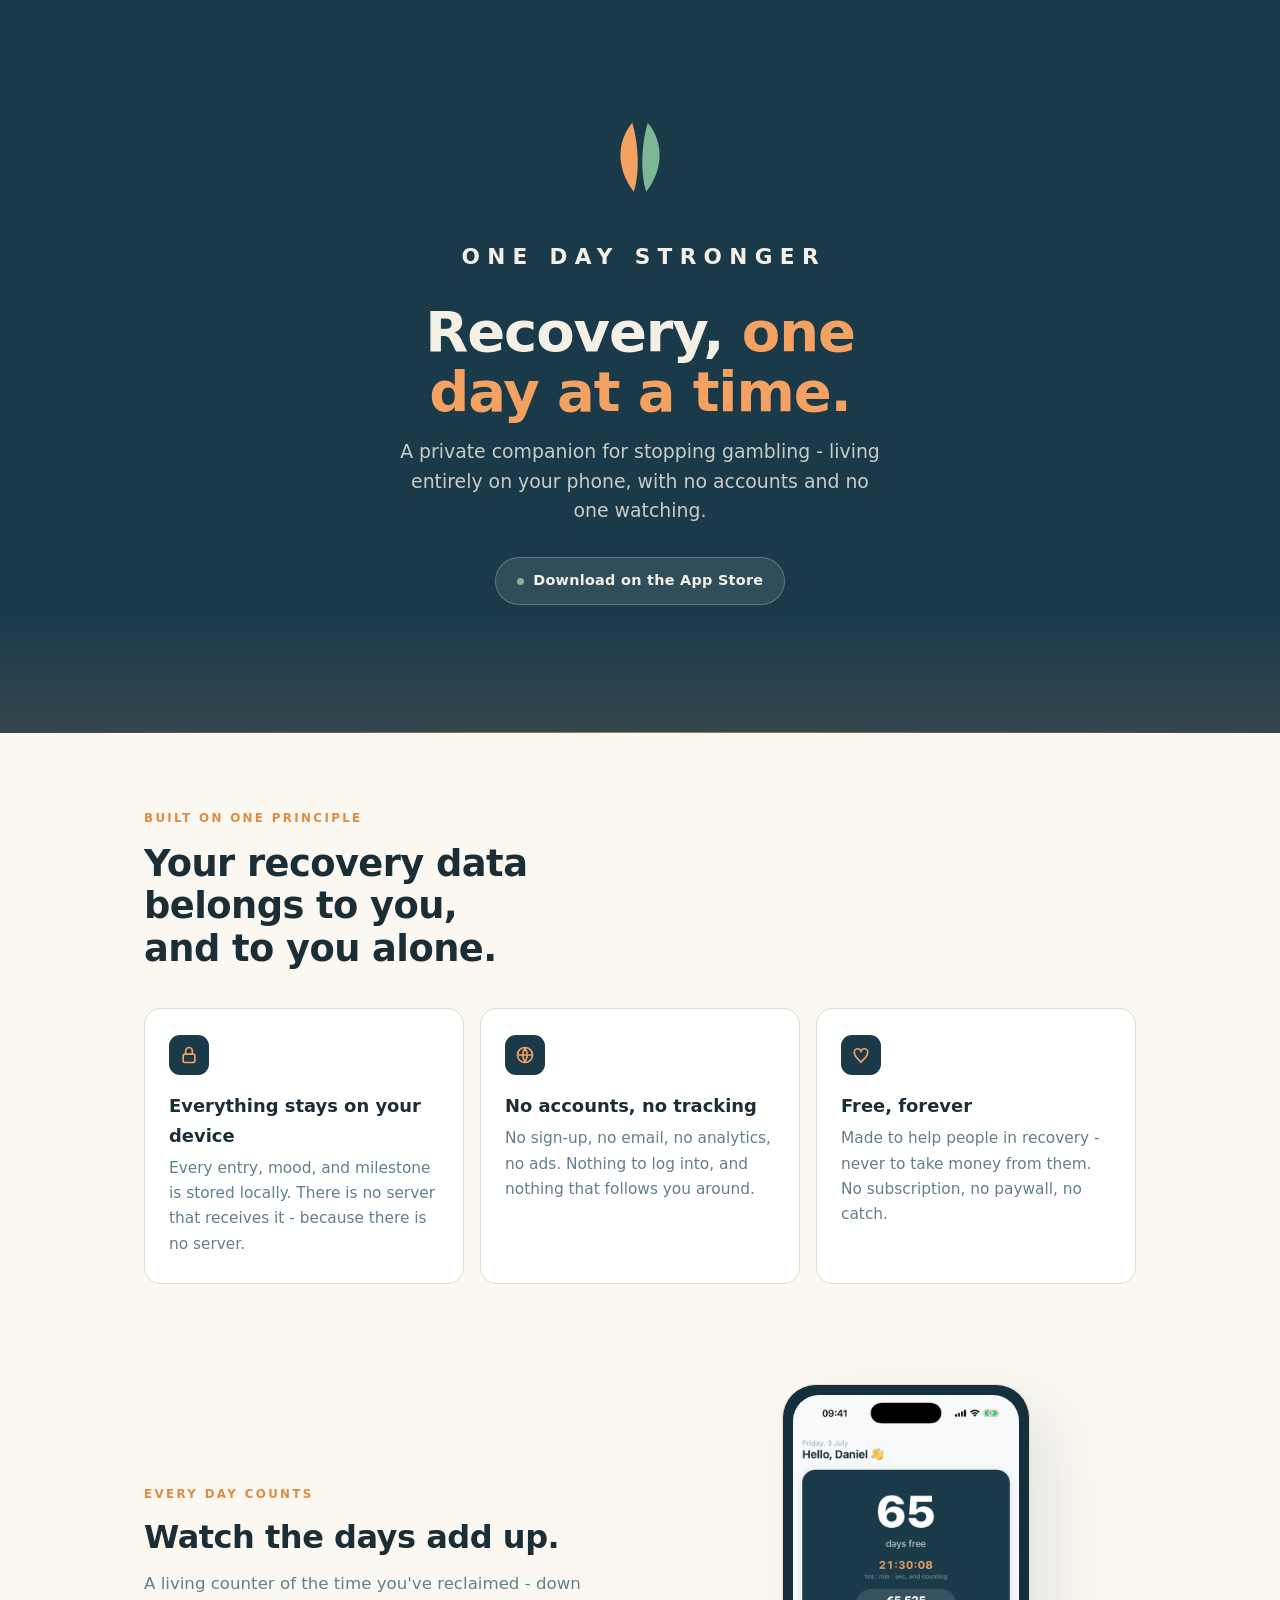
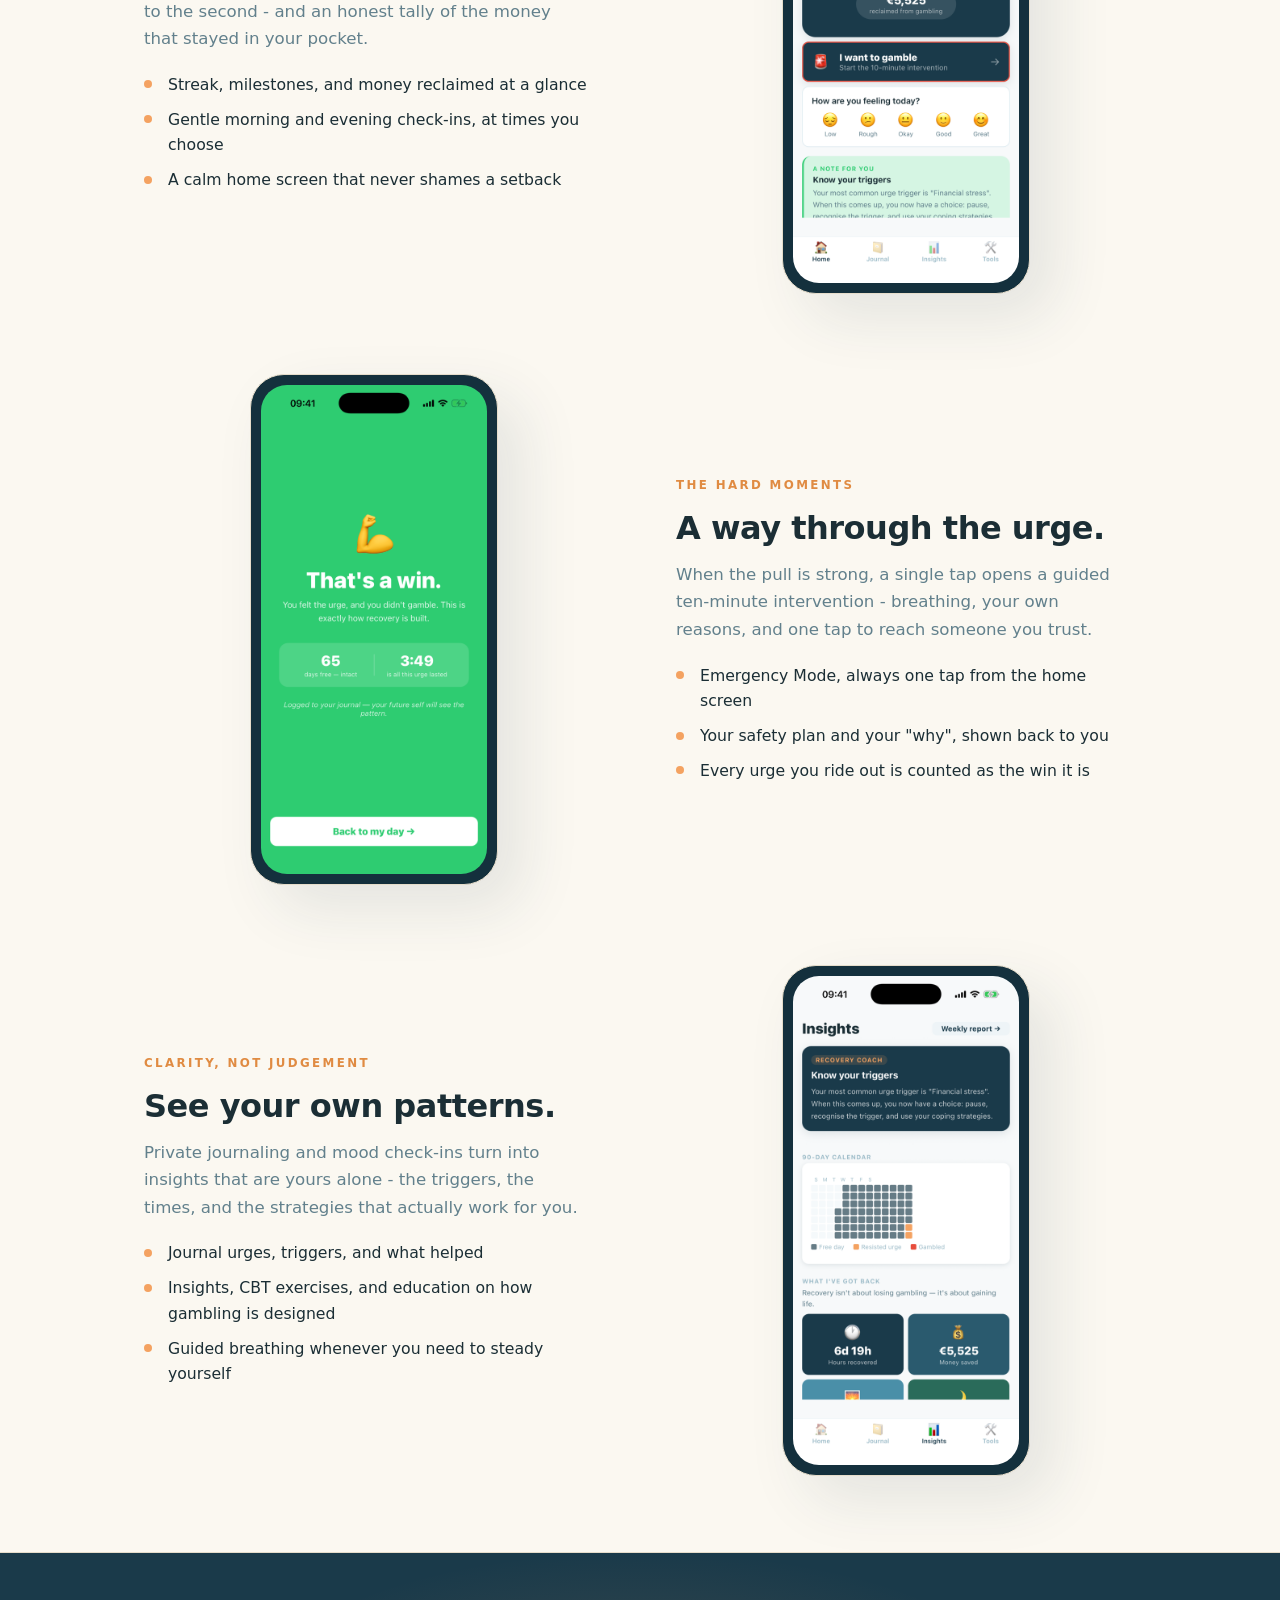
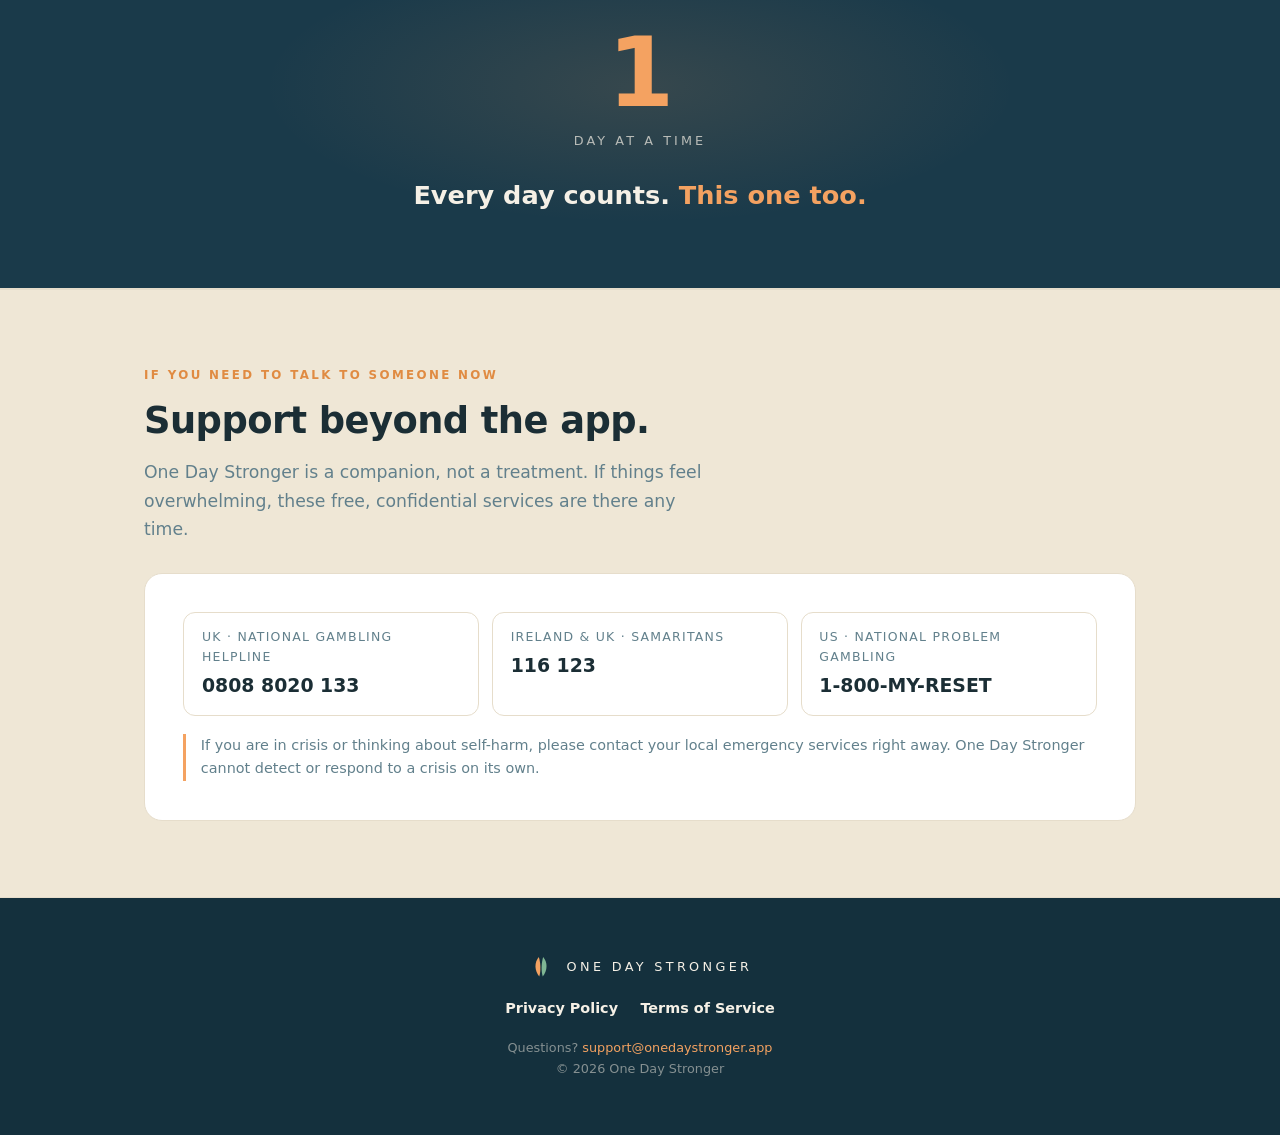
<file: index.html>
<!DOCTYPE html>
<html lang="en">
<head>
<meta charset="utf-8">
<meta name="viewport" content="width=device-width, initial-scale=1">
<title>One Day Stronger - a private companion for gambling recovery</title>
<meta name="description" content="A private, on-device iOS app for recovery from gambling. No accounts, no tracking, free forever. Everything stays on your phone.">
<link rel="stylesheet" href="style.css">
</head>
<body class="landing">

<!-- HERO -->
<header class="hero">
  <svg class="mark" width="92" height="92" viewBox="0 0 120 120" aria-hidden="true">
    <path d="M52 104 C 30 76, 28 40, 50 14 C 58 42, 60 78, 52 104 Z" fill="#F4A261"/>
    <path d="M68 104 C 60 78, 62 42, 70 14 C 92 40, 90 76, 68 104 Z" fill="#7FB694"/>
  </svg>
  <div class="wm">One Day Stronger</div>
  <h1>Recovery, <em>one day at a time.</em></h1>
  <p class="sub">A private companion for stopping gambling - living entirely on your phone, with no accounts and no one watching.</p>
  <a class="cta" href="https://apps.apple.com/app/id6788428609"><span class="dot"></span>Download on the App&nbsp;Store</a>
</header>

<!-- PROMISE -->
<section class="section">
  <div class="eyebrow">Built on one principle</div>
  <h2>Your recovery data belongs to you, and to you alone.</h2>
  <div class="promise">
    <div class="pcard">
      <div class="ic">
        <svg width="20" height="20" viewBox="0 0 24 24" fill="none" stroke="#F4A261" stroke-width="2" stroke-linecap="round" stroke-linejoin="round"><rect x="5" y="11" width="14" height="10" rx="2"/><path d="M8 11V7a4 4 0 0 1 8 0v4"/></svg>
      </div>
      <h3>Everything stays on your device</h3>
      <p>Every entry, mood, and milestone is stored locally. There is no server that receives it - because there is no server.</p>
    </div>
    <div class="pcard">
      <div class="ic">
        <svg width="20" height="20" viewBox="0 0 24 24" fill="none" stroke="#F4A261" stroke-width="2" stroke-linecap="round" stroke-linejoin="round"><circle cx="12" cy="12" r="9"/><path d="M4 12h16M12 4a14 14 0 0 1 0 16M12 4a14 14 0 0 0 0 16"/></svg>
      </div>
      <h3>No accounts, no tracking</h3>
      <p>No sign-up, no email, no analytics, no ads. Nothing to log into, and nothing that follows you around.</p>
    </div>
    <div class="pcard">
      <div class="ic">
        <svg width="20" height="20" viewBox="0 0 24 24" fill="none" stroke="#F4A261" stroke-width="2" stroke-linecap="round" stroke-linejoin="round"><path d="M12 21C10 17 4 15 4 9a4 4 0 0 1 8-1 4 4 0 0 1 8 1c0 6-6 8-8 12Z"/></svg>
      </div>
      <h3>Free, forever</h3>
      <p>Made to help people in recovery - never to take money from them. No subscription, no paywall, no catch.</p>
    </div>
  </div>
</section>

<!-- FEATURES -->
<section class="section features">
  <div class="feature">
    <div class="fcopy">
      <div class="eyebrow">Every day counts</div>
      <h2>Watch the days add up.</h2>
      <p>A living counter of the time you've reclaimed - down to the second - and an honest tally of the money that stayed in your pocket.</p>
      <ul>
        <li>Streak, milestones, and money reclaimed at a glance</li>
        <li>Gentle morning and evening check-ins, at times you choose</li>
        <li>A calm home screen that never shames a setback</li>
      </ul>
    </div>
    <div class="fshot"><div class="phone"><img src="img/01_01_home_dashboard.png" alt="One Day Stronger home screen showing days free and money reclaimed" loading="lazy"></div></div>
  </div>

  <div class="feature flip">
    <div class="fcopy">
      <div class="eyebrow">The hard moments</div>
      <h2>A way through the urge.</h2>
      <p>When the pull is strong, a single tap opens a guided ten-minute intervention - breathing, your own reasons, and one tap to reach someone you trust.</p>
      <ul>
        <li>Emergency Mode, always one tap from the home screen</li>
        <li>Your safety plan and your "why", shown back to you</li>
        <li>Every urge you ride out is counted as the win it is</li>
      </ul>
    </div>
    <div class="fshot"><div class="phone"><img src="img/02_04_thats_a_win.png" alt="A screen celebrating an urge resisted as a win" loading="lazy"></div></div>
  </div>

  <div class="feature">
    <div class="fcopy">
      <div class="eyebrow">Clarity, not judgement</div>
      <h2>See your own patterns.</h2>
      <p>Private journaling and mood check-ins turn into insights that are yours alone - the triggers, the times, and the strategies that actually work for you.</p>
      <ul>
        <li>Journal urges, triggers, and what helped</li>
        <li>Insights, CBT exercises, and education on how gambling is designed</li>
        <li>Guided breathing whenever you need to steady yourself</li>
      </ul>
    </div>
    <div class="fshot"><div class="phone"><img src="img/05_05_insights.png" alt="An insights screen showing recovery patterns" loading="lazy"></div></div>
  </div>
</section>

<!-- COUNTER MOTIF -->
<section class="counter">
  <div class="inner">
    <div class="big">1</div>
    <div class="lbl">Day at a time</div>
    <p class="say">Every day counts. <em>This one too.</em></p>
  </div>
</section>

<!-- SUPPORT -->
<section class="band support">
  <div class="section">
    <div class="eyebrow">If you need to talk to someone now</div>
    <h2>Support beyond the app.</h2>
    <p class="lede">One Day Stronger is a companion, not a treatment. If things feel overwhelming, these free, confidential services are there any time.</p>
    <div class="support-card">
      <div class="help-row">
        <div class="help"><div class="name">UK · National Gambling Helpline</div><div class="num">0808 8020 133</div></div>
        <div class="help"><div class="name">Ireland &amp; UK · Samaritans</div><div class="num">116 123</div></div>
        <div class="help"><div class="name">US · National Problem Gambling</div><div class="num">1-800-MY-RESET</div></div>
      </div>
      <p class="disclaimer">If you are in crisis or thinking about self-harm, please contact your local emergency services right away. One Day Stronger cannot detect or respond to a crisis on its own.</p>
    </div>
  </div>
</section>

<!-- FOOTER -->
<footer class="site-footer">
  <div class="fmark">
    <svg class="mark" width="26" height="26" viewBox="0 0 120 120" aria-hidden="true">
      <path d="M52 104 C 30 76, 28 40, 50 14 C 58 42, 60 78, 52 104 Z" fill="#F4A261"/>
      <path d="M68 104 C 60 78, 62 42, 70 14 C 92 40, 90 76, 68 104 Z" fill="#7FB694"/>
    </svg>
    <span class="fwm">One Day Stronger</span>
  </div>
  <nav>
    <a href="privacy.html">Privacy Policy</a>
    <a href="terms.html">Terms of Service</a>
  </nav>
  <p class="fine">Questions? <a class="mail" href="mailto:support@onedaystronger.app">support@onedaystronger.app</a></p>
  <p class="fine">© 2026 One Day Stronger</p>
</footer>

</body>
</html>
</file>
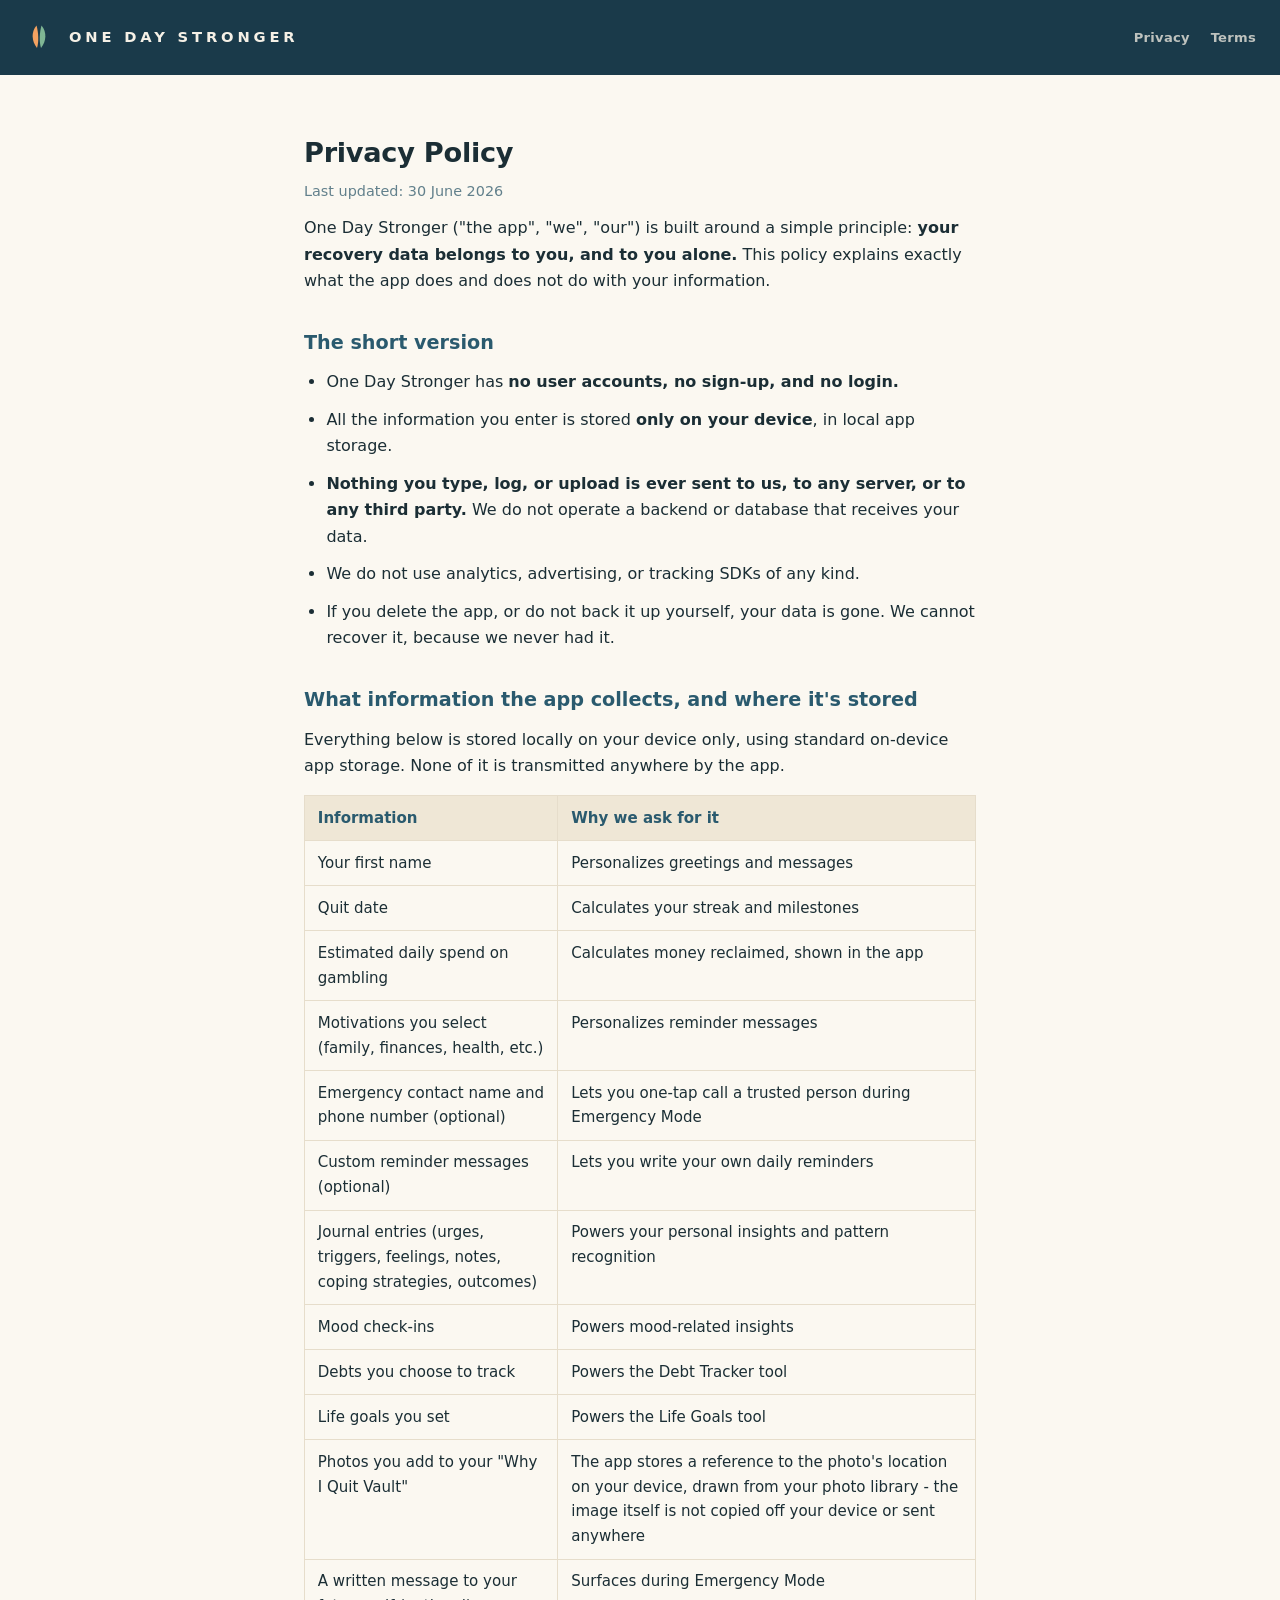
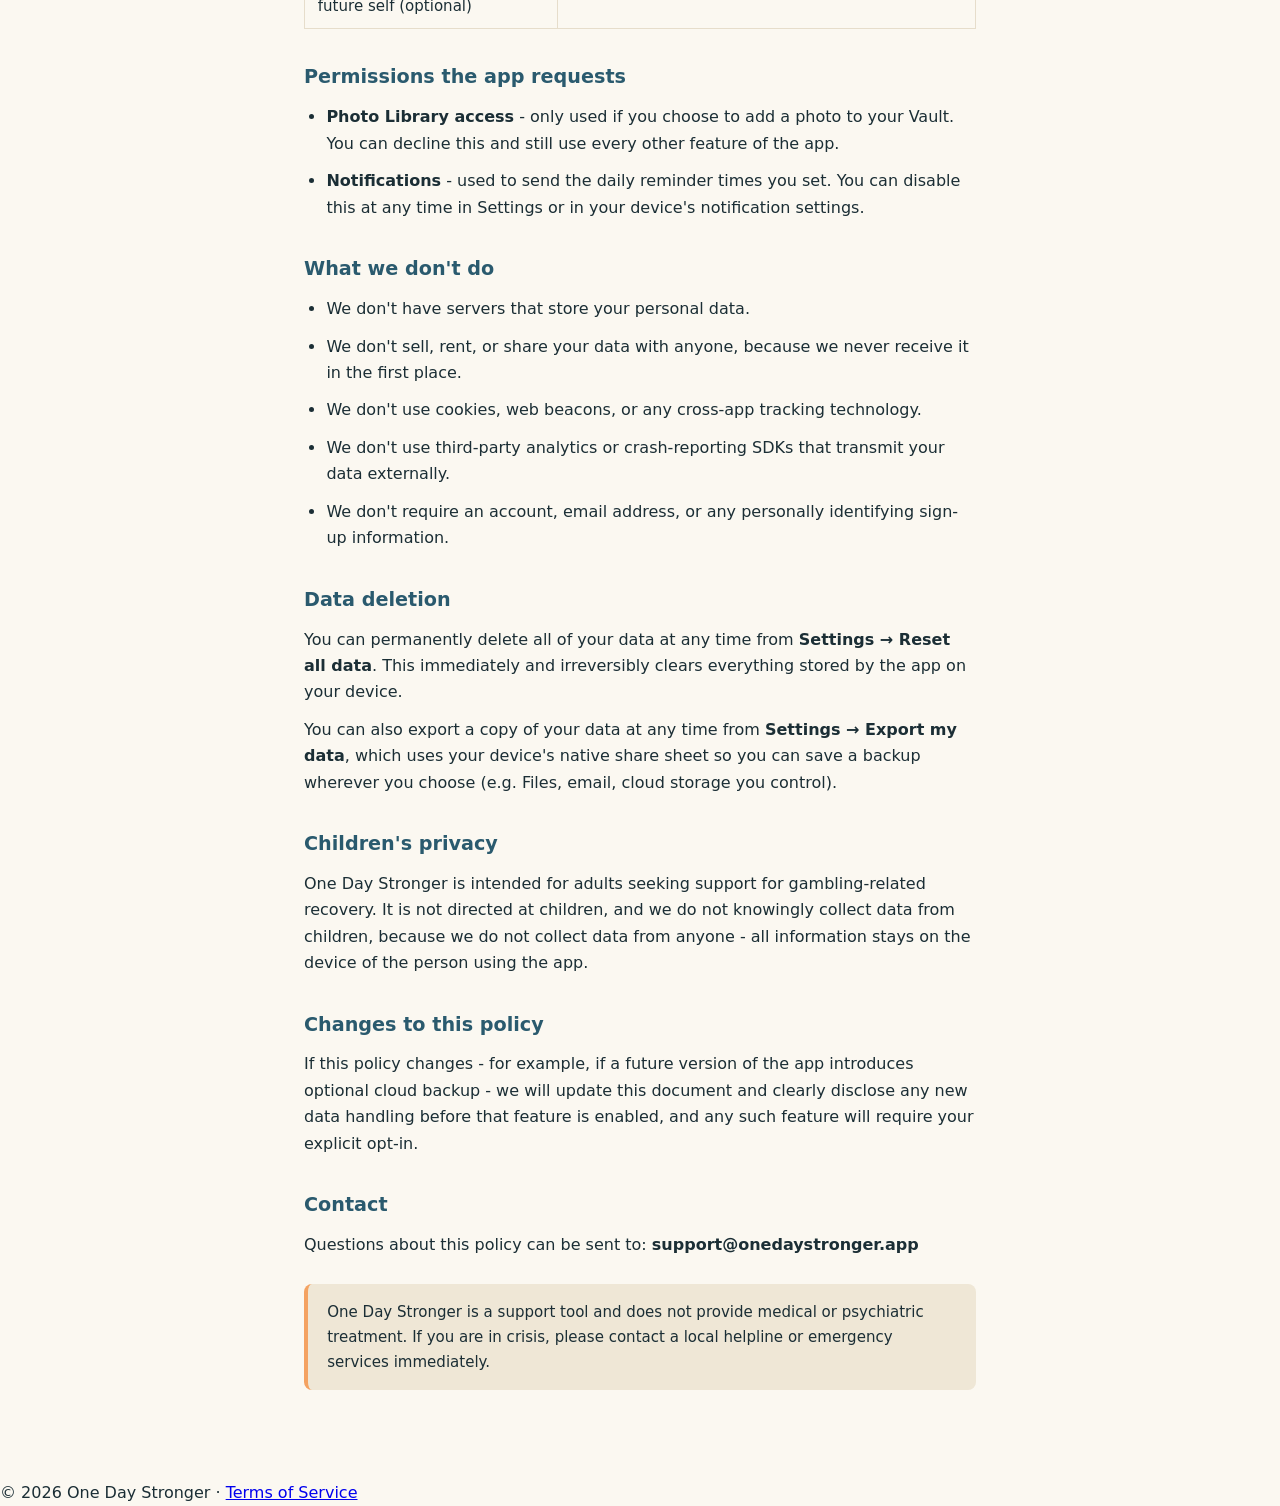
<file: privacy.html>
<!DOCTYPE html>
<html lang="en">
<head>
<meta charset="utf-8">
<meta name="viewport" content="width=device-width, initial-scale=1">
<title>Privacy Policy - One Day Stronger</title>
<link rel="stylesheet" href="style.css">
</head>
<body>
<header class="brandbar">
  <a class="home" href="index.html">
    <svg class="mark" width="30" height="30" viewBox="0 0 120 120" aria-hidden="true">
      <path d="M52 104 C 30 76, 28 40, 50 14 C 58 42, 60 78, 52 104 Z" fill="#F4A261"/>
      <path d="M68 104 C 60 78, 62 42, 70 14 C 92 40, 90 76, 68 104 Z" fill="#7FB694"/>
    </svg>
    <span class="wm">One Day Stronger</span>
  </a>
  <nav>
    <a href="privacy.html">Privacy</a>
    <a href="terms.html">Terms</a>
  </nav>
</header>
<main class="doc">
  <h1 class="title">Privacy Policy</h1>
  <p class="updated">Last updated: 30 June 2026</p>

  <p>One Day Stronger ("the app", "we", "our") is built around a simple principle: <strong>your recovery data belongs to you, and to you alone.</strong> This policy explains exactly what the app does and does not do with your information.</p>

  <h2>The short version</h2>
  <ul>
    <li>One Day Stronger has <strong>no user accounts, no sign-up, and no login.</strong></li>
    <li>All the information you enter is stored <strong>only on your device</strong>, in local app storage.</li>
    <li><strong>Nothing you type, log, or upload is ever sent to us, to any server, or to any third party.</strong> We do not operate a backend or database that receives your data.</li>
    <li>We do not use analytics, advertising, or tracking SDKs of any kind.</li>
    <li>If you delete the app, or do not back it up yourself, your data is gone. We cannot recover it, because we never had it.</li>
  </ul>

  <h2>What information the app collects, and where it's stored</h2>
  <p>Everything below is stored locally on your device only, using standard on-device app storage. None of it is transmitted anywhere by the app.</p>
  <table>
    <tr><th>Information</th><th>Why we ask for it</th></tr>
    <tr><td>Your first name</td><td>Personalizes greetings and messages</td></tr>
    <tr><td>Quit date</td><td>Calculates your streak and milestones</td></tr>
    <tr><td>Estimated daily spend on gambling</td><td>Calculates money reclaimed, shown in the app</td></tr>
    <tr><td>Motivations you select (family, finances, health, etc.)</td><td>Personalizes reminder messages</td></tr>
    <tr><td>Emergency contact name and phone number (optional)</td><td>Lets you one-tap call a trusted person during Emergency Mode</td></tr>
    <tr><td>Custom reminder messages (optional)</td><td>Lets you write your own daily reminders</td></tr>
    <tr><td>Journal entries (urges, triggers, feelings, notes, coping strategies, outcomes)</td><td>Powers your personal insights and pattern recognition</td></tr>
    <tr><td>Mood check-ins</td><td>Powers mood-related insights</td></tr>
    <tr><td>Debts you choose to track</td><td>Powers the Debt Tracker tool</td></tr>
    <tr><td>Life goals you set</td><td>Powers the Life Goals tool</td></tr>
    <tr><td>Photos you add to your "Why I Quit Vault"</td><td>The app stores a reference to the photo's location on your device, drawn from your photo library - the image itself is not copied off your device or sent anywhere</td></tr>
    <tr><td>A written message to your future self (optional)</td><td>Surfaces during Emergency Mode</td></tr>
  </table>

  <h2>Permissions the app requests</h2>
  <ul>
    <li><strong>Photo Library access</strong> - only used if you choose to add a photo to your Vault. You can decline this and still use every other feature of the app.</li>
    <li><strong>Notifications</strong> - used to send the daily reminder times you set. You can disable this at any time in Settings or in your device's notification settings.</li>
  </ul>

  <h2>What we don't do</h2>
  <ul>
    <li>We don't have servers that store your personal data.</li>
    <li>We don't sell, rent, or share your data with anyone, because we never receive it in the first place.</li>
    <li>We don't use cookies, web beacons, or any cross-app tracking technology.</li>
    <li>We don't use third-party analytics or crash-reporting SDKs that transmit your data externally.</li>
    <li>We don't require an account, email address, or any personally identifying sign-up information.</li>
  </ul>

  <h2>Data deletion</h2>
  <p>You can permanently delete all of your data at any time from <strong>Settings → Reset all data</strong>. This immediately and irreversibly clears everything stored by the app on your device.</p>
  <p>You can also export a copy of your data at any time from <strong>Settings → Export my data</strong>, which uses your device's native share sheet so you can save a backup wherever you choose (e.g. Files, email, cloud storage you control).</p>

  <h2>Children's privacy</h2>
  <p>One Day Stronger is intended for adults seeking support for gambling-related recovery. It is not directed at children, and we do not knowingly collect data from children, because we do not collect data from anyone - all information stays on the device of the person using the app.</p>

  <h2>Changes to this policy</h2>
  <p>If this policy changes - for example, if a future version of the app introduces optional cloud backup - we will update this document and clearly disclose any new data handling before that feature is enabled, and any such feature will require your explicit opt-in.</p>

  <h2>Contact</h2>
  <p>Questions about this policy can be sent to: <strong>support@onedaystronger.app</strong></p>

  <div class="note">
    One Day Stronger is a support tool and does not provide medical or psychiatric treatment. If you are in crisis, please contact a local helpline or emergency services immediately.
  </div>
</main>
<footer>
  © 2026 One Day Stronger · <a href="terms.html">Terms of Service</a>
</footer>
</body>
</html>
</file>
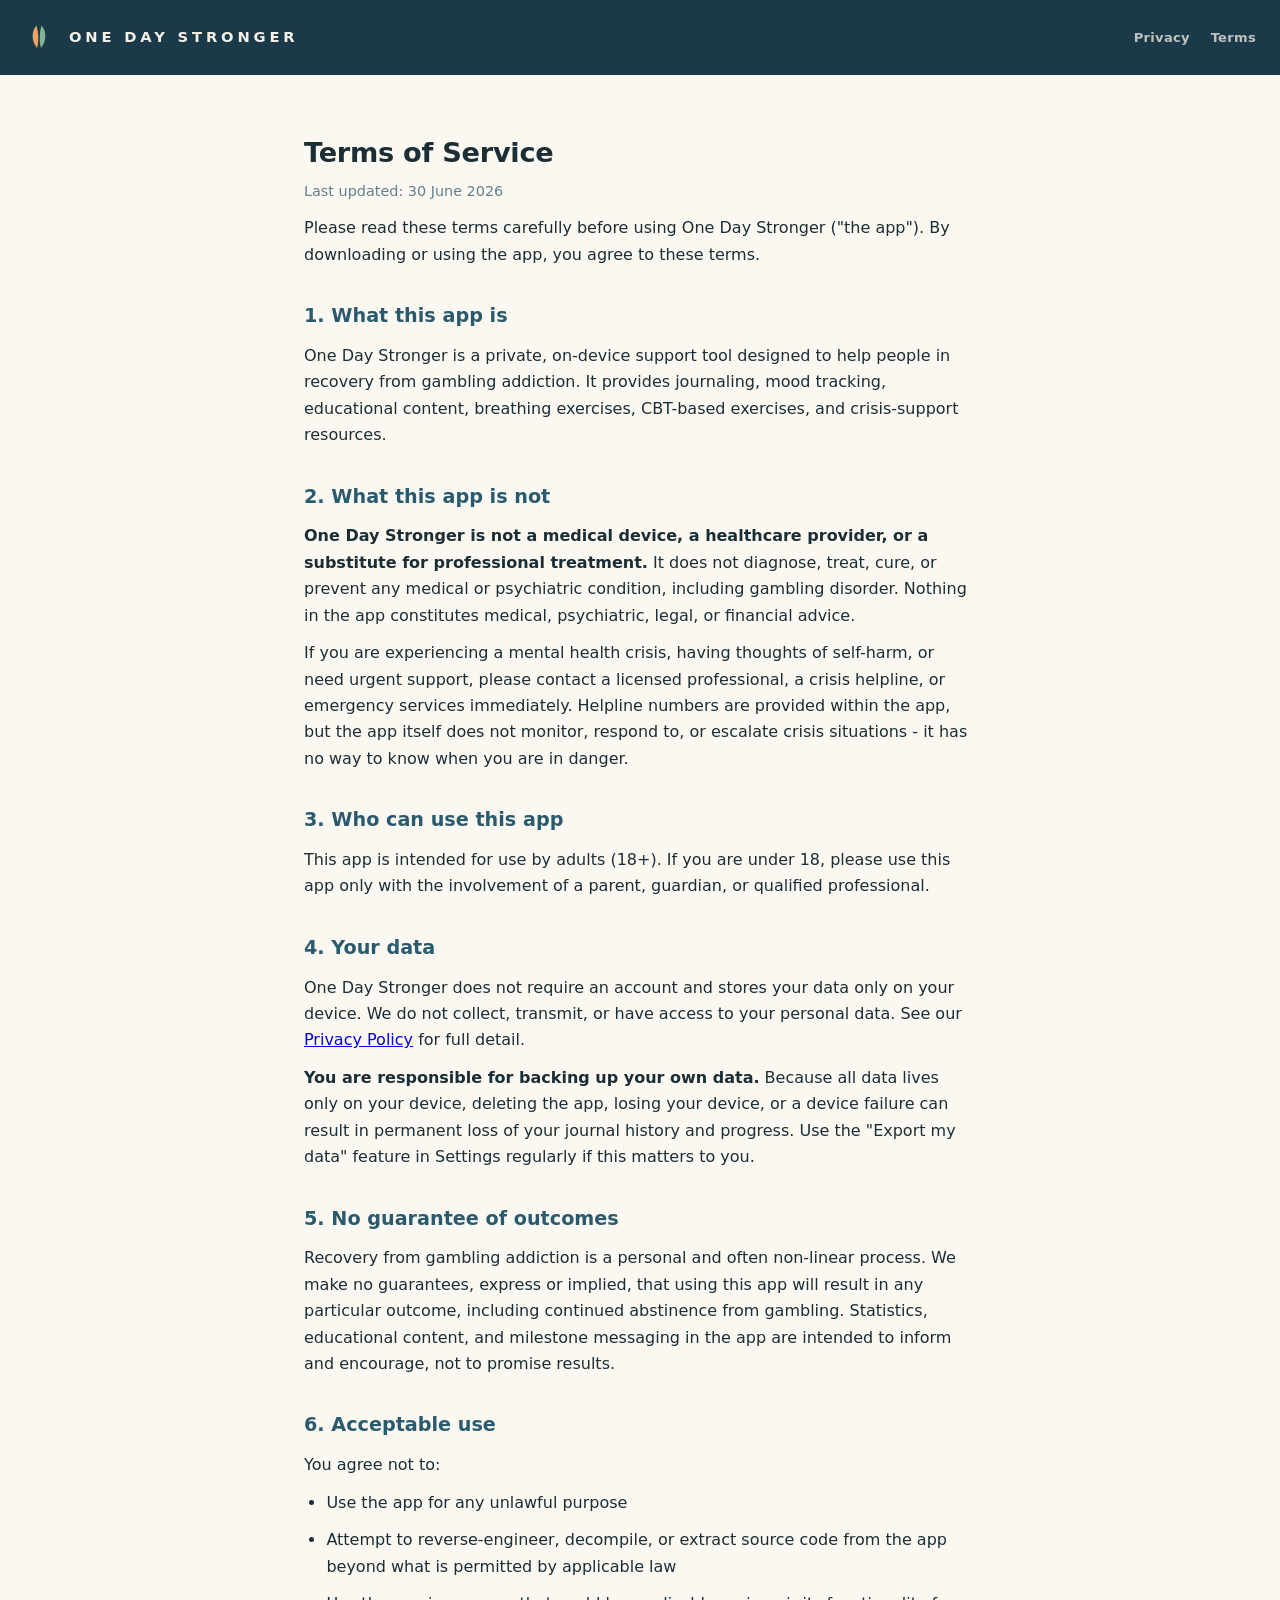
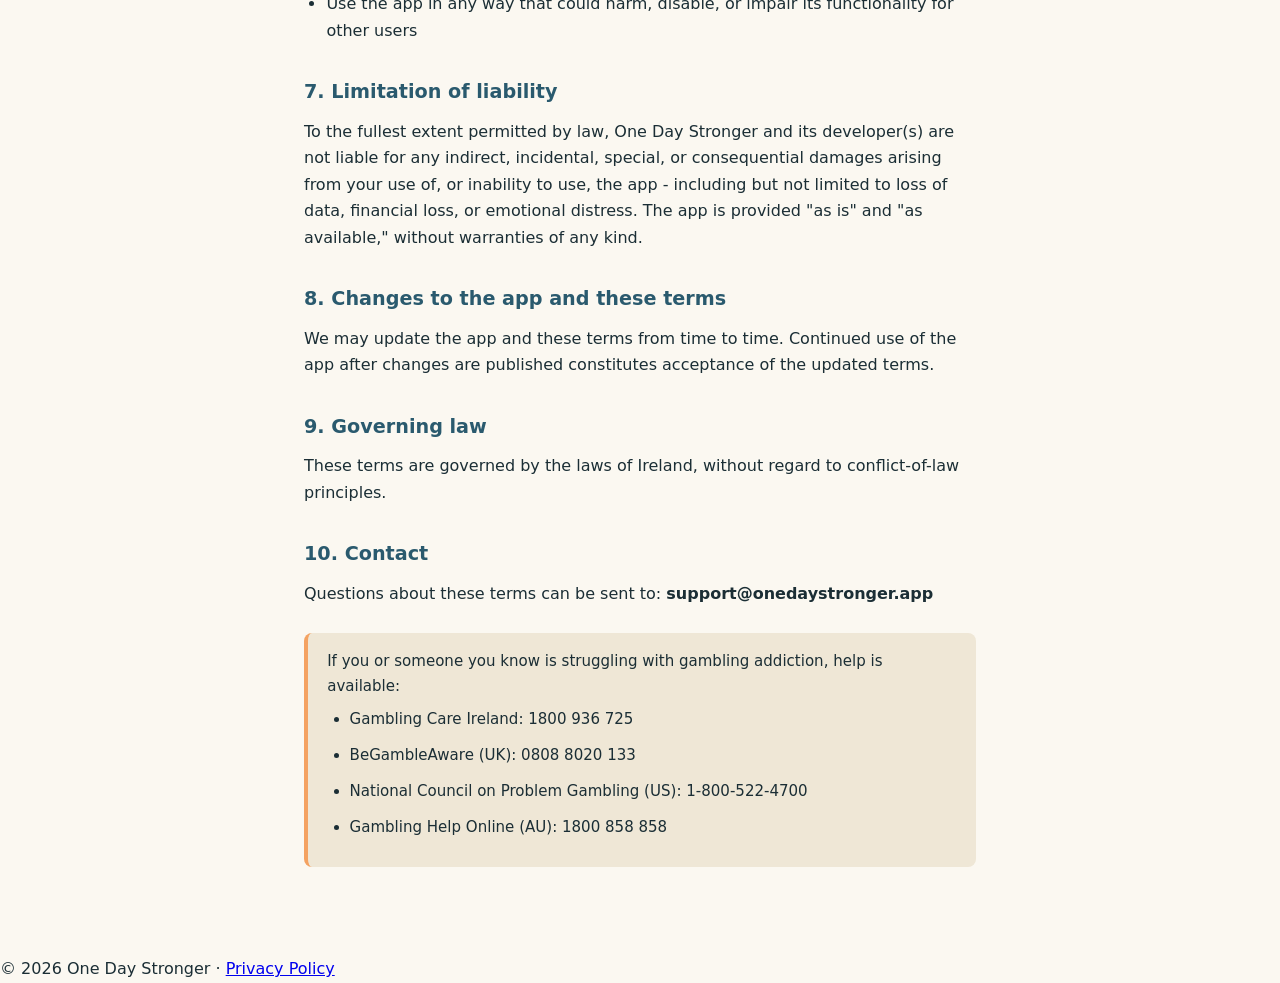
<file: terms.html>
<!DOCTYPE html>
<html lang="en">
<head>
<meta charset="utf-8">
<meta name="viewport" content="width=device-width, initial-scale=1">
<title>Terms of Service - One Day Stronger</title>
<link rel="stylesheet" href="style.css">
</head>
<body>
<header class="brandbar">
  <a class="home" href="index.html">
    <svg class="mark" width="30" height="30" viewBox="0 0 120 120" aria-hidden="true">
      <path d="M52 104 C 30 76, 28 40, 50 14 C 58 42, 60 78, 52 104 Z" fill="#F4A261"/>
      <path d="M68 104 C 60 78, 62 42, 70 14 C 92 40, 90 76, 68 104 Z" fill="#7FB694"/>
    </svg>
    <span class="wm">One Day Stronger</span>
  </a>
  <nav>
    <a href="privacy.html">Privacy</a>
    <a href="terms.html">Terms</a>
  </nav>
</header>
<main class="doc">
  <h1 class="title">Terms of Service</h1>
  <p class="updated">Last updated: 30 June 2026</p>

  <p>Please read these terms carefully before using One Day Stronger ("the app"). By downloading or using the app, you agree to these terms.</p>

  <h2>1. What this app is</h2>
  <p>One Day Stronger is a private, on-device support tool designed to help people in recovery from gambling addiction. It provides journaling, mood tracking, educational content, breathing exercises, CBT-based exercises, and crisis-support resources.</p>

  <h2>2. What this app is not</h2>
  <p><strong>One Day Stronger is not a medical device, a healthcare provider, or a substitute for professional treatment.</strong> It does not diagnose, treat, cure, or prevent any medical or psychiatric condition, including gambling disorder. Nothing in the app constitutes medical, psychiatric, legal, or financial advice.</p>
  <p>If you are experiencing a mental health crisis, having thoughts of self-harm, or need urgent support, please contact a licensed professional, a crisis helpline, or emergency services immediately. Helpline numbers are provided within the app, but the app itself does not monitor, respond to, or escalate crisis situations - it has no way to know when you are in danger.</p>

  <h2>3. Who can use this app</h2>
  <p>This app is intended for use by adults (18+). If you are under 18, please use this app only with the involvement of a parent, guardian, or qualified professional.</p>

  <h2>4. Your data</h2>
  <p>One Day Stronger does not require an account and stores your data only on your device. We do not collect, transmit, or have access to your personal data. See our <a href="privacy.html">Privacy Policy</a> for full detail.</p>
  <p><strong>You are responsible for backing up your own data.</strong> Because all data lives only on your device, deleting the app, losing your device, or a device failure can result in permanent loss of your journal history and progress. Use the "Export my data" feature in Settings regularly if this matters to you.</p>

  <h2>5. No guarantee of outcomes</h2>
  <p>Recovery from gambling addiction is a personal and often non-linear process. We make no guarantees, express or implied, that using this app will result in any particular outcome, including continued abstinence from gambling. Statistics, educational content, and milestone messaging in the app are intended to inform and encourage, not to promise results.</p>

  <h2>6. Acceptable use</h2>
  <p>You agree not to:</p>
  <ul>
    <li>Use the app for any unlawful purpose</li>
    <li>Attempt to reverse-engineer, decompile, or extract source code from the app beyond what is permitted by applicable law</li>
    <li>Use the app in any way that could harm, disable, or impair its functionality for other users</li>
  </ul>

  <h2>7. Limitation of liability</h2>
  <p>To the fullest extent permitted by law, One Day Stronger and its developer(s) are not liable for any indirect, incidental, special, or consequential damages arising from your use of, or inability to use, the app - including but not limited to loss of data, financial loss, or emotional distress. The app is provided "as is" and "as available," without warranties of any kind.</p>

  <h2>8. Changes to the app and these terms</h2>
  <p>We may update the app and these terms from time to time. Continued use of the app after changes are published constitutes acceptance of the updated terms.</p>

  <h2>9. Governing law</h2>
  <p>These terms are governed by the laws of Ireland, without regard to conflict-of-law principles.</p>

  <h2>10. Contact</h2>
  <p>Questions about these terms can be sent to: <strong>support@onedaystronger.app</strong></p>

  <div class="note">
    If you or someone you know is struggling with gambling addiction, help is available:
    <ul style="margin-top:0.5rem">
      <li>Gambling Care Ireland: 1800 936 725</li>
      <li>BeGambleAware (UK): 0808 8020 133</li>
      <li>National Council on Problem Gambling (US): 1-800-522-4700</li>
      <li>Gambling Help Online (AU): 1800 858 858</li>
    </ul>
  </div>
</main>
<footer>
  © 2026 One Day Stronger · <a href="privacy.html">Privacy Policy</a>
</footer>
</body>
</html>
</file>
<file: style.css>
/* One Day Stronger — brand site
   Palette + type mirror the app identity. No external fonts or assets:
   the app promises nothing leaves your device, so the site phones nobody home. */

:root {
  --teal:      #1a3a4a;
  --teal-2:    #2a5a6e;
  --teal-ink:  #14303d;
  --dawn:      #f4a261;
  --dawn-deep: #e08b42;
  --sage:      #7fb694;
  --sage-deep: #4e9b6f;
  --brick:     #c75146;
  --cream:     #f5f0e6;   /* light foreground on teal — never flips */
  --surface-warm: #efe7d6;/* warm panel bg — flips in dark */
  --paper:     #fbf8f1;
  --card:      #ffffff;
  --ink:       #1b2e35;
  --muted:     #62808c;
  --line:      #e6ddcb;
  --canvas:    var(--paper);
  --shadow:    24px 24px 60px rgba(26,58,74,.10);

  --display: "Avenir Next","Avenir","Segoe UI",system-ui,-apple-system,sans-serif;
  --body: system-ui,-apple-system,"Segoe UI",Roboto,Helvetica,Arial,sans-serif;
}

@media (prefers-color-scheme: dark) {
  :root {
    --teal:      #14303d; /* lifted above the canvas so bands read as bands */
    --teal-2:    #1c3d4b;
    --teal-ink:  #0b1a22;
    --surface-warm: #13252f;
    --paper:     #0b141a;
    --card:      #12242d;
    --ink:       #e8f1f4;
    --muted:     #7d9aa6;
    --line:      #1f3a46;
    --canvas:    #0b141a;
    --shadow:    24px 24px 60px rgba(0,0,0,.35);
  }
}

* { box-sizing: border-box; margin: 0; padding: 0; }

html { scroll-behavior: smooth; }
@media (prefers-reduced-motion: reduce) { html { scroll-behavior: auto; } }

body {
  font-family: var(--body);
  color: var(--ink);
  background: var(--canvas);
  line-height: 1.65;
  -webkit-font-smoothing: antialiased;
}

.mark { display: block; flex: none; }

/* ---- shared brand bar (legal pages) ---- */
.brandbar {
  background: var(--teal);
  color: #fff;
  padding: 1.4rem 1.5rem;
  display: flex;
  align-items: center;
  justify-content: center;
  gap: .7rem;
}
.brandbar a.home { display: flex; align-items: center; gap: .7rem; text-decoration: none; color: #fff; }
.brandbar .wm {
  font-family: var(--display);
  font-weight: 600;
  text-transform: uppercase;
  letter-spacing: .26em;
  font-size: .92rem;
  text-indent: .26em;
  color: var(--cream);
}
.brandbar nav { margin-left: auto; display: flex; gap: 1.3rem; }
.brandbar nav a {
  color: rgba(245,240,230,.75); text-decoration: none; font-size: .82rem;
  font-weight: 600; letter-spacing: .02em;
}
.brandbar nav a:hover { color: var(--dawn); }
@media (max-width: 620px) {
  .brandbar { flex-wrap: wrap; gap: .8rem; }
  .brandbar nav { margin-left: 0; width: 100%; justify-content: center; }
}

/* =================== LANDING =================== */

/* hero */
.hero {
  position: relative;
  background: var(--teal);
  color: var(--cream);
  text-align: center;
  padding: clamp(4rem,10vw,7rem) 1.5rem clamp(4.5rem,11vw,8rem);
  overflow: hidden;
  isolation: isolate;
}
.hero::before { /* quiet dawn rise at the base — tight, not foggy */
  content: ""; position: absolute; left: 0; right: 0; bottom: 0; height: 120px; z-index: -1;
  background: linear-gradient(180deg, rgba(244,162,97,0) 0%, rgba(244,162,97,.12) 100%);
}
.hero::after { /* crisp horizon line */
  content: ""; position: absolute; left: 0; right: 0; bottom: 0; height: 1px;
  background: linear-gradient(90deg, rgba(244,162,97,0), rgba(244,162,97,.6) 50%, rgba(244,162,97,0));
}
.hero .mark { margin: 0 auto clamp(1.5rem,3vw,2.2rem); }
.hero .wm {
  font-family: var(--display);
  font-weight: 600; text-transform: uppercase;
  letter-spacing: .34em; text-indent: .34em;
  font-size: clamp(1rem,3.4vw,1.35rem);
  color: var(--cream); margin-bottom: 1.7rem;
}
.hero h1 {
  font-family: var(--display);
  font-weight: 600; letter-spacing: -.02em; text-wrap: balance;
  font-size: clamp(2.1rem,6vw,3.5rem); line-height: 1.08;
  max-width: 16ch; margin: 0 auto .9rem;
}
.hero h1 em { font-style: normal; color: var(--dawn); }
.hero p.sub {
  color: rgba(245,240,230,.8); font-size: clamp(1rem,2.4vw,1.18rem);
  max-width: 40ch; margin: 0 auto 2rem; line-height: 1.55;
}
.cta {
  display: inline-flex; align-items: center; gap: .6rem;
  background: rgba(245,240,230,.1); border: 1px solid rgba(245,240,230,.25);
  color: var(--cream); padding: .7rem 1.3rem; border-radius: 999px;
  font-size: .9rem; font-weight: 600; letter-spacing: .02em;
  text-decoration: none; transition: background .15s ease, border-color .15s ease;
}
.cta:hover { background: rgba(244,162,97,.16); border-color: rgba(244,162,97,.5); }
.cta .dot { width: 7px; height: 7px; border-radius: 50%; background: var(--sage); flex: none; }

/* section scaffolding */
.section { max-width: 1040px; margin: 0 auto; padding: clamp(3rem,6.5vw,4.75rem) 1.5rem; }
.section.features { padding-top: clamp(.5rem,2vw,1.5rem); }
.eyebrow {
  font-family: var(--display); text-transform: uppercase; letter-spacing: .2em;
  font-size: .74rem; font-weight: 700; color: var(--dawn-deep); margin-bottom: .9rem;
}
@media (prefers-color-scheme: dark) { .eyebrow { color: var(--dawn); } }
.section h2 {
  font-family: var(--display); font-weight: 600; letter-spacing: -.015em;
  font-size: clamp(1.6rem,4vw,2.3rem); color: var(--ink); line-height: 1.15;
  text-wrap: balance; max-width: 20ch;
}
.section > .lede { color: var(--muted); font-size: 1.08rem; max-width: 52ch; margin-top: 1rem; }

/* promise trio */
.promise { display: grid; grid-template-columns: repeat(3,1fr); gap: 1rem; margin-top: 2.4rem; }
@media (max-width: 760px) { .promise { grid-template-columns: 1fr; } }
.pcard {
  background: var(--card); border: 1px solid var(--line); border-radius: 16px;
  padding: 1.6rem 1.5rem;
}
.pcard .ic {
  width: 40px; height: 40px; border-radius: 11px; display: grid; place-items: center;
  background: var(--teal); margin-bottom: 1rem;
}
@media (prefers-color-scheme: dark) {
  .pcard .ic { background: var(--teal-2); border: 1px solid var(--line); }
}
.pcard h3 { font-family: var(--display); font-size: 1.12rem; font-weight: 600; color: var(--ink); margin-bottom: .35rem; }
.pcard p { color: var(--muted); font-size: .96rem; }

/* feature rows with screenshots */
.feature { display: grid; grid-template-columns: 1fr 1fr; gap: clamp(2rem,6vw,4.5rem); align-items: center; }
.feature + .feature { margin-top: clamp(3rem,7vw,5rem); }
.feature.flip .fcopy { order: 2; }
@media (max-width: 820px) {
  .feature, .feature.flip { grid-template-columns: 1fr; }
  .feature.flip .fcopy { order: 0; }
  .fshot { order: -1; }
}
.fcopy h2 { font-family: var(--display); font-weight: 600; font-size: clamp(1.5rem,3.6vw,2rem); letter-spacing: -.015em; color: var(--ink); line-height: 1.15; text-wrap: balance; }
.fcopy p { color: var(--muted); font-size: 1.04rem; margin-top: .9rem; max-width: 42ch; }
.fcopy ul { list-style: none; margin-top: 1.2rem; display: flex; flex-direction: column; gap: .55rem; }
.fcopy li { position: relative; padding-left: 1.5rem; color: var(--ink); font-size: .98rem; }
.fcopy li::before { content: ""; position: absolute; left: 0; top: .55em; width: 8px; height: 8px; border-radius: 50%; background: var(--dawn); }

.fshot { display: flex; justify-content: center; }
.phone {
  width: 248px; max-width: 72vw; border-radius: 34px; padding: 10px;
  background: var(--teal-ink); border: 1px solid var(--line);
  box-shadow: var(--shadow);
}
.phone img { width: 100%; display: block; border-radius: 26px; }

/* counter motif band */
.counter {
  background: var(--teal); color: var(--cream); text-align: center;
  padding: clamp(3rem,7vw,4.5rem) 1.5rem; position: relative; overflow: hidden;
  border-top: 1px solid var(--line); border-bottom: 1px solid var(--line);
}
.counter::before {
  content: ""; position: absolute; inset: 0; z-index: 0;
  background: radial-gradient(42% 58% at 50% 40%, rgba(244,162,97,.13) 0%, rgba(244,162,97,0) 70%);
}
.counter .inner { position: relative; z-index: 1; }
.counter .big {
  font-family: var(--display); font-weight: 700; font-size: clamp(3.5rem,12vw,6rem);
  color: var(--dawn); line-height: 1; font-variant-numeric: tabular-nums; letter-spacing: -.02em;
}
.counter .lbl { text-transform: uppercase; letter-spacing: .24em; font-size: .8rem; color: rgba(245,240,230,.7); margin-top: .6rem; }
.counter .say { font-family: var(--display); font-size: clamp(1.2rem,3vw,1.6rem); font-weight: 600; margin-top: 1.4rem; }
.counter .say em { font-style: normal; color: var(--dawn); }

/* support / crisis */
/* full-bleed band wrapper: background spans the viewport, content stays in .section */
.band.support {
  background: var(--surface-warm);
  border-top: 1px solid var(--line);
  border-bottom: 1px solid var(--line);
}
.support-card {
  background: var(--card); border: 1px solid var(--line); border-radius: 18px;
  padding: clamp(1.6rem,4vw,2.4rem); margin-top: 1.8rem; display: grid; gap: 1.1rem;
}
.help-row { display: flex; flex-wrap: wrap; gap: .8rem; }
.help {
  border: 1px solid var(--line); border-radius: 12px; padding: .85rem 1.1rem; flex: 1 1 200px;
}
.help .name { font-size: .78rem; text-transform: uppercase; letter-spacing: .1em; color: var(--muted); }
.help .num { font-family: var(--display); font-weight: 600; font-size: 1.18rem; color: var(--ink); margin-top: .15rem; font-variant-numeric: tabular-nums; }
.support .disclaimer { color: var(--muted); font-size: .9rem; border-left: 3px solid var(--dawn); padding-left: .9rem; }

/* footer */
.site-footer {
  background: var(--teal-ink); color: rgba(245,240,230,.7);
  padding: clamp(2.5rem,6vw,3.5rem) 1.5rem; text-align: center;
}
.site-footer .fmark { display: flex; align-items: center; justify-content: center; gap: .6rem; margin-bottom: 1.1rem; }
.site-footer .fwm { font-family: var(--display); text-transform: uppercase; letter-spacing: .26em; font-size: .8rem; color: var(--cream); text-indent: .26em; }
.site-footer nav { display: flex; gap: 1.4rem; justify-content: center; flex-wrap: wrap; margin-bottom: 1rem; }
.site-footer nav a { color: var(--cream); text-decoration: none; font-size: .9rem; font-weight: 600; }
.site-footer nav a:hover { color: var(--dawn); }
.site-footer .fine { font-size: .8rem; color: rgba(245,240,230,.5); }
.site-footer a.mail { color: var(--dawn); text-decoration: none; }

/* =================== LEGAL CONTENT =================== */
main.doc { max-width: 720px; margin: 0 auto; padding: clamp(2.5rem,6vw,3.5rem) 1.5rem 4rem; }
main.doc h1.title { font-family: var(--display); font-weight: 700; font-size: 1.7rem; color: var(--ink); margin-bottom: .3rem; letter-spacing: -.01em; }
main.doc h2 { font-family: var(--display); color: var(--teal-2); font-size: 1.2rem; font-weight: 600; margin: 2rem 0 .7rem; }
@media (prefers-color-scheme: dark) { main.doc h2 { color: var(--sage); } }
main.doc p, main.doc li { margin-bottom: .7rem; }
main.doc ul { padding-left: 1.4rem; }
main.doc table { border-collapse: collapse; width: 100%; margin: 1rem 0; font-size: .94rem; }
main.doc th, main.doc td { border: 1px solid var(--line); padding: .6rem .8rem; text-align: left; vertical-align: top; }
main.doc th { background: var(--surface-warm); color: var(--teal-2); }
.updated { color: var(--muted); font-size: .9rem; margin-bottom: 1.4rem; }
.note { background: var(--surface-warm); border-left: 4px solid var(--dawn); padding: 1rem 1.2rem; border-radius: 8px; margin: 1.6rem 0; font-size: .94rem; }
main.doc strong { color: var(--ink); }
@media (prefers-color-scheme: dark) { main.doc th { background: var(--teal-ink); } }

:focus-visible { outline: 2px solid var(--dawn); outline-offset: 3px; border-radius: 4px; }
</file>
